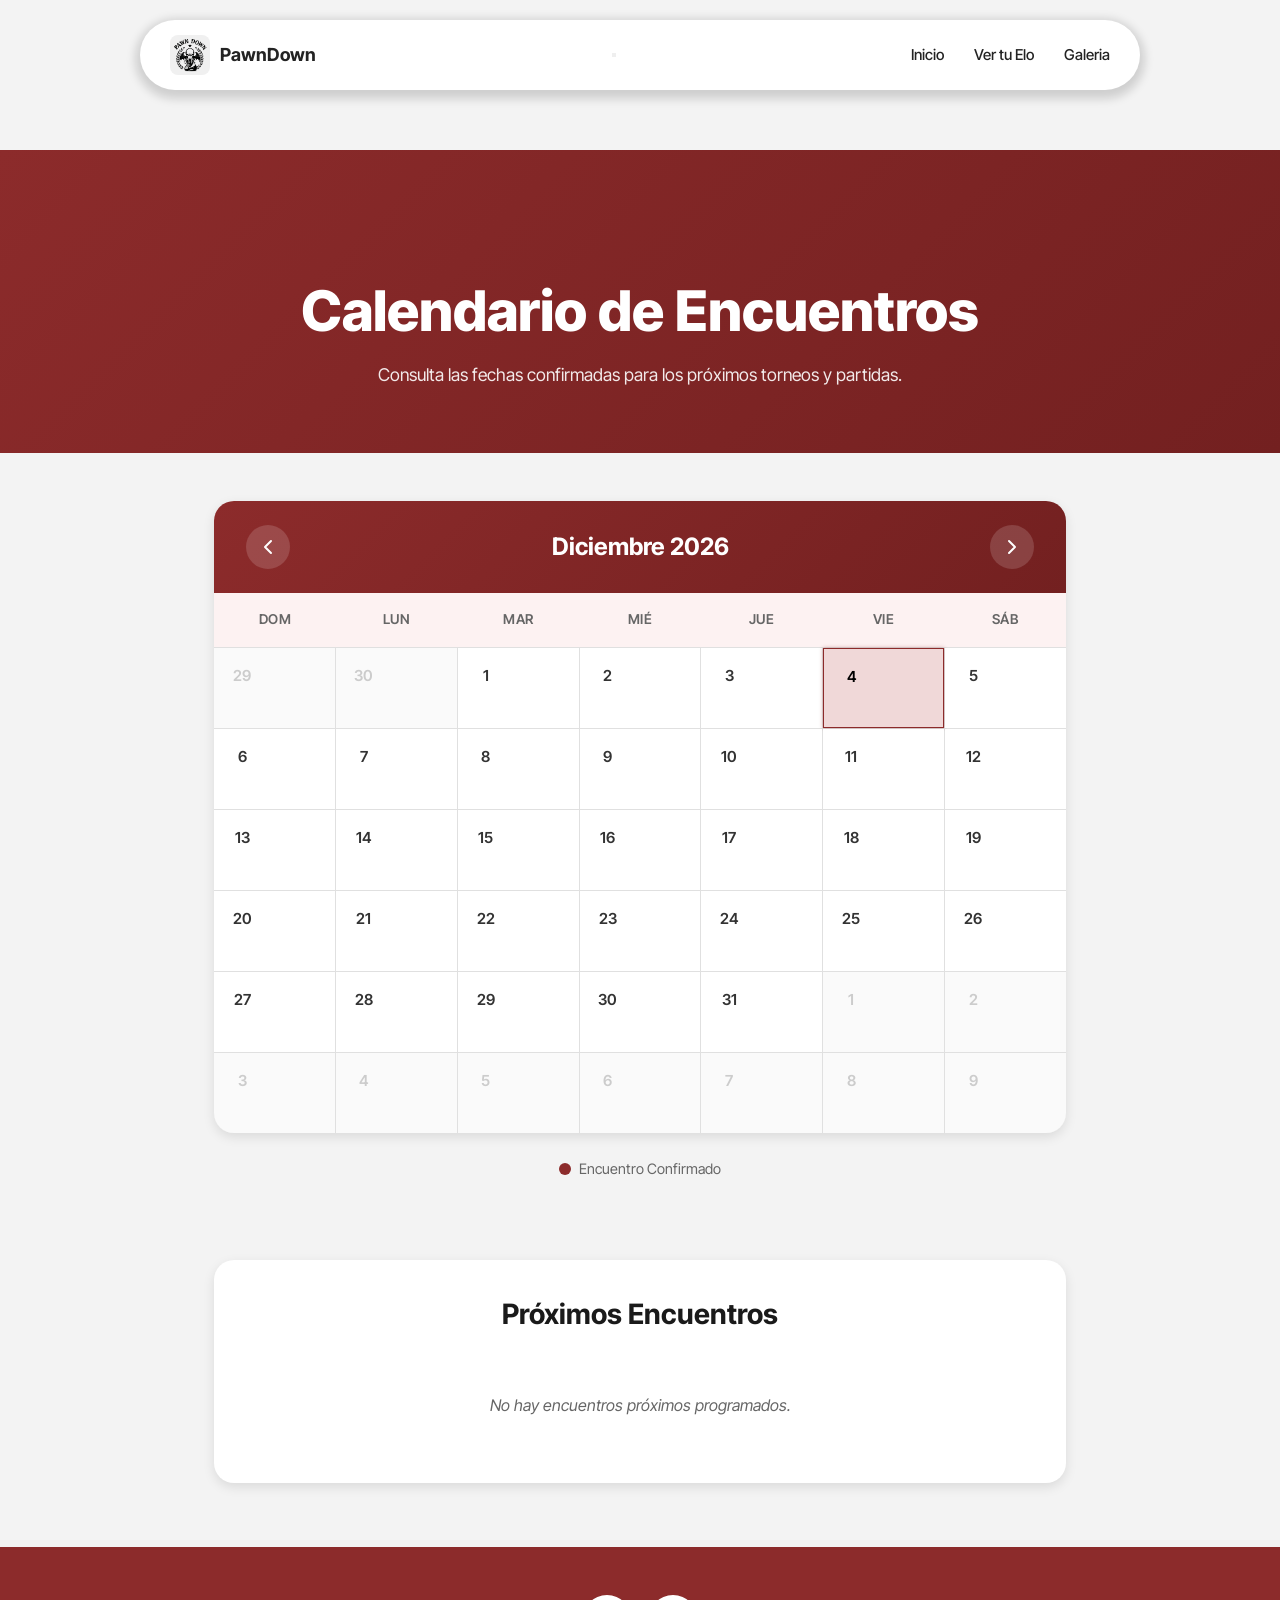
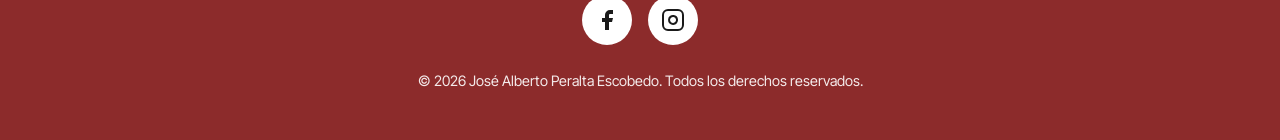
<file: calendario.html>
<!DOCTYPE html>
<html lang="es">
<head>
    <meta charset="UTF-8">
    <meta name="viewport" content="width=device-width, initial-scale=1.0">
    <title>Calendario - PawnDown</title>
    <link rel="preconnect" href="https://fonts.googleapis.com">
    <link rel="preconnect" href="https://fonts.gstatic.com" crossorigin>
    <link href="https://fonts.googleapis.com/css2?family=Inter+Tight:wght@400;500;600;700;800&display=swap" rel="stylesheet">
    <link rel="stylesheet" href="css/calendario.css">
</head>
<body>
    <!-- Navigation -->
    <nav class="navbar animate-fade-in">
        <a href="index.html" class="navbar-brand">
            <div class="navbar-logo">
                <img src="images/logo.png" alt="Logo Pawn Down" class="logo">
            </div>
            <span class="navbar-caption">PawnDown</span>
        </a>
        <button class="nav-toggle" id="navToggle">
                <span></span>
                <span></span>
                <span></span>
        </button>
        <ul class="nav-links">
            <li><a href="index.html">Inicio</a></li>
            <li><a href="tabla.html">Ver tu Elo</a></li>
            <li><a href="galeria.html">Galeria</a></li>
        </ul>
        <div class="hamburger" onclick="toggleMenu()">
            <span></span>
            <span></span>
        </div>
    </nav>

    <!-- Mobile Menu -->
    <div class="mobile-menu" id="mobileMenu">
        <button class="close-menu" onclick="toggleMenu()">&times;</button>
        <a href="index.html" onclick="toggleMenu()">Inicio</a>
        <a href="tabla.html" onclick="toggleMenu()">Ver tu Elo</a>
        <a href="galeria.html" onclick="toggleMenu()">Galeria</a>
    </div>

    <!-- Hero Section -->
    <section class="hero" >
        <div class="hero-content">
            <h1 class="hero-title">Calendario de Encuentros</h1>
            <p class="hero-subtitle">Consulta las fechas confirmadas para los próximos torneos y partidas.</p>
        </div>
    </section >

    <!-- Calendar Section -->
    <section class="calendar-section" id="calendarstart">
        <div class="calendar-container">
            <!-- Calendar Header -->
            <div class="calendar-header">
                <button class="calendar-nav-btn" id="prevMonth">
                    <svg xmlns="http://www.w3.org/2000/svg" width="24" height="24" viewBox="0 0 24 24" fill="none" stroke="currentColor" stroke-width="2" stroke-linecap="round" stroke-linejoin="round"><polyline points="15 18 9 12 15 6"></polyline></svg>
                </button>
                <h2 class="calendar-month" id="currentMonth">Marzo 2026</h2>
                <button class="calendar-nav-btn" id="nextMonth">
                    <svg xmlns="http://www.w3.org/2000/svg" width="24" height="24" viewBox="0 0 24 24" fill="none" stroke="currentColor" stroke-width="2" stroke-linecap="round" stroke-linejoin="round"><polyline points="9 18 15 12 9 6"></polyline></svg>
                </button>
            </div>

            <!-- Calendar Days Header -->
            <div class="calendar-days-header">
                <div class="day-name">Dom</div>
                <div class="day-name">Lun</div>
                <div class="day-name">Mar</div>
                <div class="day-name">Mié</div>
                <div class="day-name">Jue</div>
                <div class="day-name">Vie</div>
                <div class="day-name">Sáb</div>
            </div>

            <!-- Calendar Grid -->
            <div class="calendar-grid" id="calendarGrid">
                <!-- Days will be generated by JavaScript -->
            </div>
        </div>

        <!-- Legend -->
        <div class="legend">
            <div class="legend-item">
                <span class="legend-dot confirmed"></span>
                <span>Encuentro Confirmado</span>
            </div>
            <!--<div class="legend-item">
                <span class="legend-dot today"></span>
                <span>Hoy</span>
            </div>-->
        </div>
    </section>

    <!-- Events Section -->
    <section class="events-section">
        <div class="events-container">
            <h2 class="events-title">Próximos Encuentros</h2>
            <div class="events-list" id="eventsList">
                <!-- Events will be generated by JavaScript -->
            </div>
        </div>
    </section>

    <!-- Footer -->
    <footer class="footer">
        <div class="footer-container">
            <div class="social-links">
                <a href="https://www.facebook.com/profile.php?id=61580158576814" class="social-link">
                    <!-- SVG de Facebook -->
                    <svg xmlns="" width="24" height="24" viewBox="0 0 24 24" fill="currentColor"><path d="M18 2h-3a5 5 0 0 0-5 5v3H7v4h3v8h4v-8h3l1-4h-4V7a1 1 0 0 1 1-1h3z"></path></svg>
                </a>
                <!-- <a href="#" class="social-link">-->
                    <!-- SVG de Twitter -->
                    <!-- <svg xmlns="http://www.w3.org/2000/svg" width="24" height="24" viewBox="0 0 24 24" fill="currentColor"><path d="M18.244 2.25h3.308l-7.227 8.26 8.502 11.24H16.17l-5.214-6.817L4.99 21.75H1.68l7.73-8.835L1.254 2.25H8.08l4.713 6.231zm-1.161 17.52h1.833L7.084 4.126H5.117z"/></svg>
                </a> -->
                <a href="https://www.instagram.com/pawndown_oficial/" class="social-link">
                    <!-- SVG de Instagram -->
                    <svg xmlns="http://www.w3.org/2000/svg" width="24" height="24" viewBox="0 0 24 24" fill="currentColor"><rect x="2" y="2" width="20" height="20" rx="5" ry="5" fill="none" stroke="currentColor" stroke-width="2"></rect><path d="M16 11.37A4 4 0 1 1 12.63 8 4 4 0 0 1 16 11.37z" fill="none" stroke="currentColor" stroke-width="2"></path><line x1="17.5" y1="6.5" x2="17.51" y2="6.5" stroke="currentColor" stroke-width="2"></line></svg>
                </a>
                <!--<a href="#" class="social-link">-->
                    <!-- SVG de TikTok -->
                    <!--<svg xmlns="http://www.w3.org/2000/svg" width="24" height="24" viewBox="0 0 24 24" fill="currentColor"><path d="M19.59 6.69a4.83 4.83 0 0 1-3.77-4.25V2h-3.45v13.67a2.89 2.89 0 0 1-5.2 1.74 2.89 2.89 0 0 1 2.31-4.64 2.93 2.93 0 0 1 .88.13V9.4a6.84 6.84 0 0 0-1-.05A6.33 6.33 0 0 0 5 20.1a6.34 6.34 0 0 0 10.86-4.43v-7a8.16 8.16 0 0 0 4.77 1.52v-3.4a4.85 4.85 0 0 1-1-.1z"/></svg>
                </a>-->
                <!--<a href="#" class="social-link">-->
                    <!-- SVG de Youtube-->
                    <!--<svg xmlns="http://www.w3.org/2000/svg" width="24" height="24" viewBox="0 0 24 24" fill="currentColor"><path d="M22.54 6.42a2.78 2.78 0 0 0-1.94-2C18.88 4 12 4 12 4s-6.88 0-8.6.46a2.78 2.78 0 0 0-1.94 2A29 29 0 0 0 1 11.75a29 29 0 0 0 .46 5.33A2.78 2.78 0 0 0 3.4 19c1.72.46 8.6.46 8.6.46s6.88 0 8.6-.46a2.78 2.78 0 0 0 1.94-2 29 29 0 0 0 .46-5.25 29 29 0 0 0-.46-5.33z" fill="none" stroke="currentColor" stroke-width="2"></path><polygon points="9.75 15.02 15.5 11.75 9.75 8.48 9.75 15.02" fill="currentColor"></polygon></svg>
                </a>-->
            </div>
            <p class="copyright">© 2026 José Alberto Peralta Escobedo. Todos los derechos reservados.</p>
        </div>
    </footer>

    <!-- Event Modal -->
    <div class="modal" id="eventModal">
        <div class="modal-content">
            <button class="modal-close" id="closeModal">
                <svg xmlns="http://www.w3.org/2000/svg" width="24" height="24" viewBox="0 0 24 24" fill="none" stroke="currentColor" stroke-width="2" stroke-linecap="round" stroke-linejoin="round"><line x1="18" y1="6" x2="6" y2="18"></line><line x1="6" y1="6" x2="18" y2="18"></line></svg>
            </button>
            <h3 class="modal-title" id="modalTitle">Detalles del Encuentro</h3>
            <div class="modal-body" id="modalBody">
                <!-- Event details will be inserted here -->
            </div>
        </div>
    </div>

    <script src="js/calendario.js?v=1"></script>
</body>
</html>
</file>
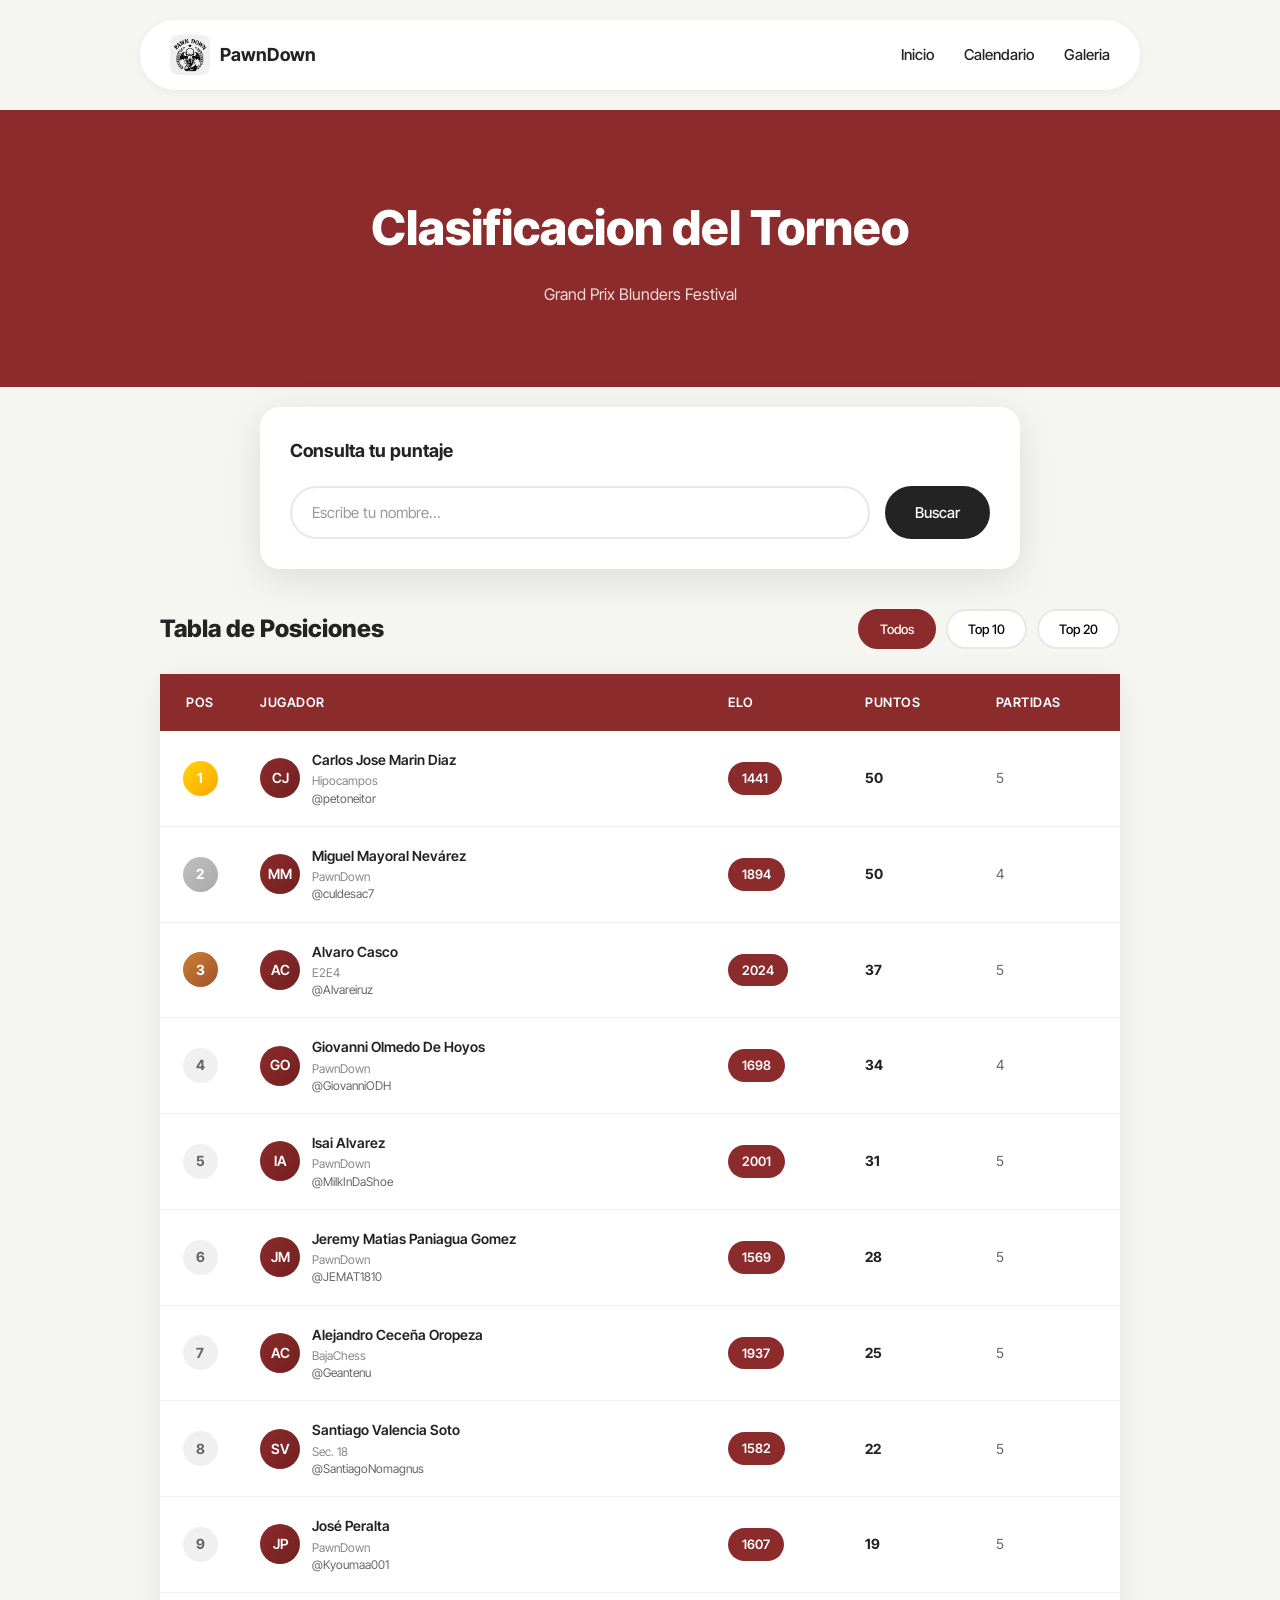
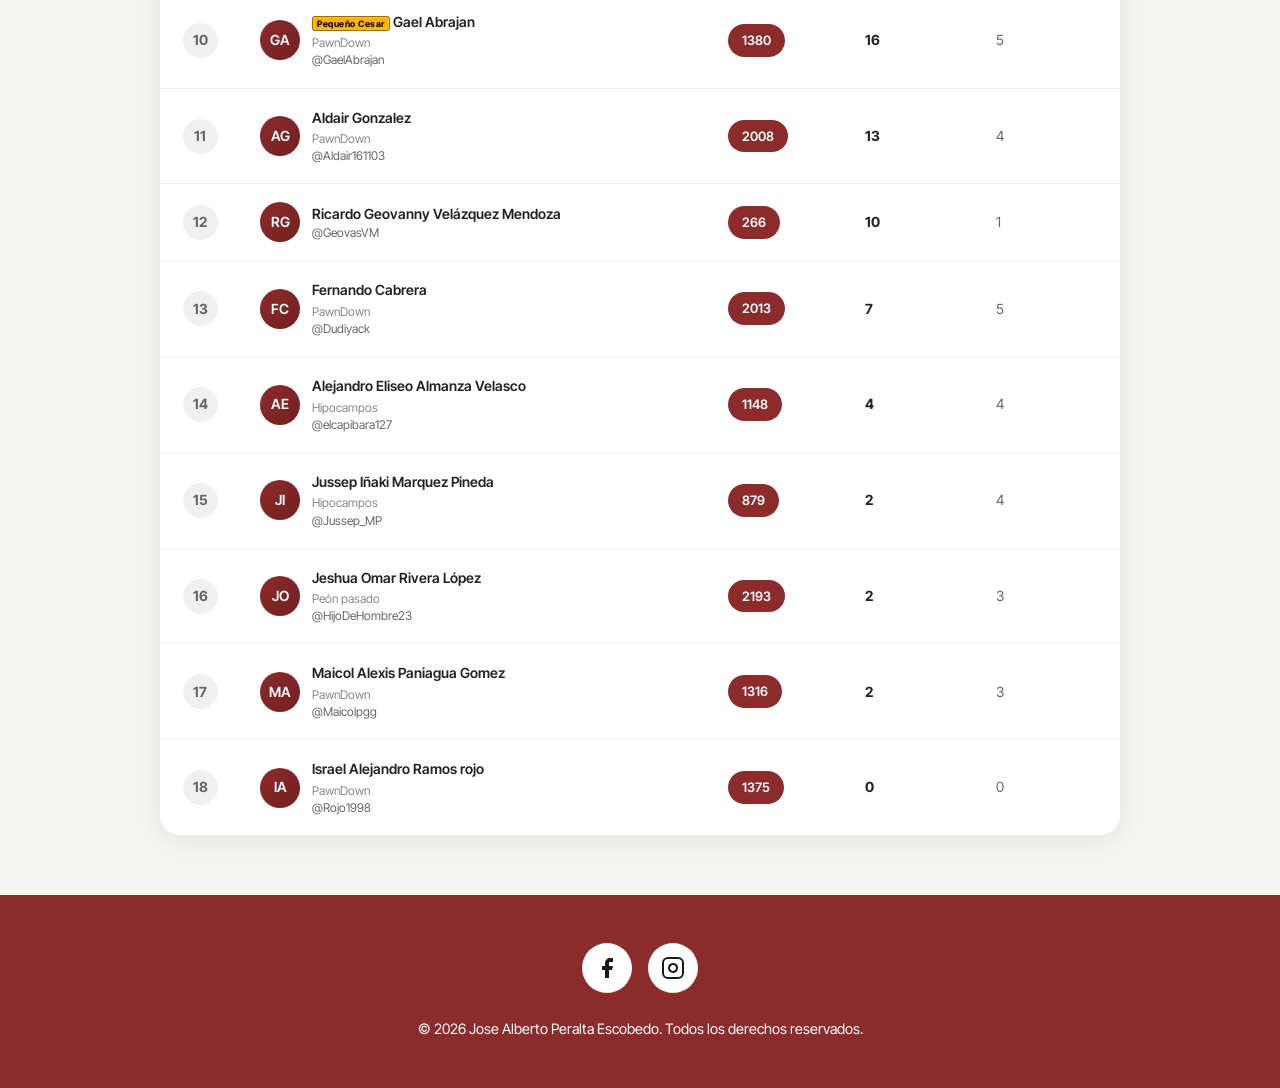
<file: tabla.html>
<!DOCTYPE html>
<html lang="es">
<head>
  <meta charset="UTF-8">
  <meta name="viewport" content="width=device-width, initial-scale=1.0">
  <title>Clasificación - Grand Prix PawnDown</title>
  <link rel="preconnect" href="https://fonts.googleapis.com">
  <link rel="preconnect" href="https://fonts.gstatic.com" crossorigin>
  <link href="https://fonts.googleapis.com/css2?family=Inter+Tight:wght@400;500;600;700;800&display=swap" rel="stylesheet">
  <link rel="stylesheet" href="css/tabla.css">
  
</head>
<body>
  <!-- Navigation -->
  <nav class="navbar animate-fade-in">
    <a href="index.html" class="navbar-brand">
      <div class="navbar-logo">
        <img src="images/logo.png" alt="Logo Pawn Down" width="40px" height="40px">
      </div>
      <span class="navbar-caption">PawnDown</span>
    </a>
    <ul class="nav-links">
      <li><a href="index.html">Inicio</a></li>
      <li><a href="calendario.html">Calendario</a></li>
      <li><a href="galeria.html">Galeria</a></li>
    </ul>
    <div class="hamburger" onclick="toggleMenu()">
      <span></span>
      <span></span>
    </div>
  </nav>

  <!-- Mobile Menu -->
  <div class="mobile-menu" id="mobileMenu">
    <button class="close-menu" onclick="toggleMenu()">&times;</button>
    <a href="index.html" onclick="toggleMenu()">Inicio</a>
    <a href="calendario.html" onclick="toggleMenu()">Calendario</a>
    <a href="galeria.html" onclick="toggleMenu()">Galeria</a>
  </div>

  <!-- Page Header -->
  <header class="page-header">
    <h1 class="animate-fade-in">Clasificacion del Torneo</h1>
    <p class="animate-fade-in delay-1">Grand Prix Blunders Festival</p>
  </header>

  <!-- Search Section -->
  <section class="search-section animate-fade-in delay-2">
    <div class="search-card">
      <h3 id="table-positions">Consulta tu puntaje</h3>
      <div class="search-form">
        <input type="text" class="search-input" id="searchInput" placeholder="Escribe tu nombre..." autocomplete="off">
        <button class="btn btn-primary" onclick="searchPlayer()">Buscar</button>
      </div>
      <div class="result-card" id="resultCard">
        <div class="result-header">
          <div class="result-avatar" id="resultAvatar">JD</div>
          <div>
            <div class="result-name" id="resultName">Juan Dominguez</div>
            <div class="result-user" id="resultUser">@usuario</div>
            <div style="opacity: 0.8; font-size: 14px;" id="resultClub">Club Ensenada</div>
          </div>
        </div>
        <div class="result-stats">
          <div class="stat-item">
            <div class="stat-value" id="resultPosition">#3</div>
            <div class="stat-label">Posicion</div>
          </div>
          <div class="stat-item">
            <div class="stat-value" id="resultElo">1850</div>
            <div class="stat-label">Elo</div>
          </div>
          <div class="stat-item">
            <div class="stat-value" id="resultPoints">7.5</div>
            <div class="stat-label">Puntos</div>
          </div>
          <div class="stat-item">
            <div class="stat-value" id="resultGames">9</div>
            <div class="stat-label">Partidas</div>
          </div>
        </div>
      </div>
    </div>
  </section>

  <!-- Table Section -->
  <section class="table-section" >
    <div class="table-header">
      <h2 > Tabla de Posiciones</h2>
      <div class="table-filters">
        <button class="filter-btn active" onclick="filterTable('all', this)">Todos</button>
        <button class="filter-btn" onclick="filterTable('top10', this)">Top 10</button>
        <button class="filter-btn" onclick="filterTable('top20', this)">Top 20</button>
      </div>
    </div>
    <div class="table-container">
      <table class="ranking-table" >
        <thead>
          <tr>
            <th>Pos</th>
            <th>Jugador</th>
            <th>Elo</th>
            <th>Puntos</th>
            <th>Partidas</th>
          </tr>
        </thead>
        <tbody id="tableBody">
          <!-- Dynamic content will be inserted here -->
        </tbody>
      </table>
    </div>
  </section>

  <!-- Footer -->
  <footer class="footer">
    <div class="social-links">
                <a href="https://www.facebook.com/profile.php?id=61580158576814" class="social-link">
                    <!-- SVG de Facebook -->
                    <svg xmlns="" width="24" height="24" viewBox="0 0 24 24" fill="currentColor"><path d="M18 2h-3a5 5 0 0 0-5 5v3H7v4h3v8h4v-8h3l1-4h-4V7a1 1 0 0 1 1-1h3z"></path></svg>
                </a>
                <!-- <a href="#" class="social-link">-->
                    <!-- SVG de Twitter -->
                    <!-- <svg xmlns="http://www.w3.org/2000/svg" width="24" height="24" viewBox="0 0 24 24" fill="currentColor"><path d="M18.244 2.25h3.308l-7.227 8.26 8.502 11.24H16.17l-5.214-6.817L4.99 21.75H1.68l7.73-8.835L1.254 2.25H8.08l4.713 6.231zm-1.161 17.52h1.833L7.084 4.126H5.117z"/></svg>
                </a> -->
                <a href="https://www.instagram.com/pawndown_oficial/" class="social-link">
                    <!-- SVG de Instagram -->
                    <svg xmlns="http://www.w3.org/2000/svg" width="24" height="24" viewBox="0 0 24 24" fill="currentColor"><rect x="2" y="2" width="20" height="20" rx="5" ry="5" fill="none" stroke="currentColor" stroke-width="2"></rect><path d="M16 11.37A4 4 0 1 1 12.63 8 4 4 0 0 1 16 11.37z" fill="none" stroke="currentColor" stroke-width="2"></path><line x1="17.5" y1="6.5" x2="17.51" y2="6.5" stroke="currentColor" stroke-width="2"></line></svg>
                </a>
                <!--<a href="#" class="social-link">-->
                    <!-- SVG de TikTok -->
                    <!--<svg xmlns="http://www.w3.org/2000/svg" width="24" height="24" viewBox="0 0 24 24" fill="currentColor"><path d="M19.59 6.69a4.83 4.83 0 0 1-3.77-4.25V2h-3.45v13.67a2.89 2.89 0 0 1-5.2 1.74 2.89 2.89 0 0 1 2.31-4.64 2.93 2.93 0 0 1 .88.13V9.4a6.84 6.84 0 0 0-1-.05A6.33 6.33 0 0 0 5 20.1a6.34 6.34 0 0 0 10.86-4.43v-7a8.16 8.16 0 0 0 4.77 1.52v-3.4a4.85 4.85 0 0 1-1-.1z"/></svg>
                </a>-->
                <!--<a href="#" class="social-link">-->
                    <!-- SVG de Youtube-->
                    <!--<svg xmlns="http://www.w3.org/2000/svg" width="24" height="24" viewBox="0 0 24 24" fill="currentColor"><path d="M22.54 6.42a2.78 2.78 0 0 0-1.94-2C18.88 4 12 4 12 4s-6.88 0-8.6.46a2.78 2.78 0 0 0-1.94 2A29 29 0 0 0 1 11.75a29 29 0 0 0 .46 5.33A2.78 2.78 0 0 0 3.4 19c1.72.46 8.6.46 8.6.46s6.88 0 8.6-.46a2.78 2.78 0 0 0 1.94-2 29 29 0 0 0 .46-5.25 29 29 0 0 0-.46-5.33z" fill="none" stroke="currentColor" stroke-width="2"></path><polygon points="9.75 15.02 15.5 11.75 9.75 8.48 9.75 15.02" fill="currentColor"></polygon></svg>
                </a>-->
            </div>
    <p class="footer-copyright"> 
      © 2026 Jose Alberto Peralta Escobedo. Todos los derechos reservados.
    </p>
  </footer>
  <script src="js/tabla.js?v=0"></script>
</body>
</html>
</file>
<file: css/calendario.css>
/* Reset and Base Styles */
*,
*::before,
*::after {
    box-sizing: border-box;
    margin: 0;
    padding: 0;
}
#calendarstart {
  scroll-margin-top: 50px; /* o el alto de tu navbar */
}
:root {
    --color-primary: #8C2B2B;          /* antes #296159 */
    --color-primary-dark: #732020;     /* antes #1d4a44 */
    --color-primary-light: #E57373;    /* antes #3a7d73 */
    --color-background: #f3f3f3;
    --color-background-cards: #fdf2f2;          /* antes #f5f5f2 */
    --color-white: #ffffff;
    --color-black: #1a1a1a;
    --color-text: #333333;
    --color-text-light: #666666;
    --color-border: #e0e0e0;
    --color-accent: #f7f7f7;           /* antes #d0985d */
    --font-family: 'Inter Tight', -apple-system, BlinkMacSystemFont, 'Segoe UI', Roboto, sans-serif;
    --shadow-sm: 0 2px 4px rgba(0, 0, 0, 0.05);
    --shadow-md: 0 4px 12px rgba(0, 0, 0, 0.1);
    --shadow-lg: 0 8px 24px rgba(0, 0, 0, 0.15);
    --radius-sm: 8px;
    --radius-md: 12px;
    --radius-lg: 20px;
    --radius-full: 9999px;
    --transition: all 0.3s ease;
}

html {
    scroll-behavior: smooth;
}

body {
    font-family: var(--font-family);
    background-color: var(--color-background);
    color: var(--color-text);
    line-height: 1.6;
    min-height: 100vh;
}

/* Navigation */
.navbar {
    background: #fff;
    padding: 15px 30px;
    border-radius: 50px;
    margin: 20px auto;
    max-width: 1000px;
    display: flex;
    justify-content: space-between;
    align-items: center;
    box-shadow: 0 4px 10px 5px rgba(0,0,0,0.15);
    position: sticky;
    top: 20px;
    z-index: 1000;

}

.navbar-brand {
    display: flex;
    align-items: center;
    gap: 10px;
    text-decoration: none;
    color: #232323;
}

.navbar-logo {
    width: 40px;
    height: 40px;
    background: #f0f0f0;
    border-radius: 8px;
    display: flex;
    align-items: center;
    justify-content: center;
    overflow: hidden;
}

.navbar-logo img {
    width: 100%;
    height: 100%;
    object-fit: cover;
}

.navbar-caption {
    font-weight: 700;
    font-size: 18px;
}

.nav-links {
    display: flex;
    gap: 30px;
    list-style: none;
}

.nav-links a {
    text-decoration: none;
    color: #232323;
    font-size: 15px;
    font-weight: 500;
    transition: color 0.3s;
}

.nav-links a:hover {
    color: #A83232;
}

.hamburger {
  display: none;
  flex-direction: column;
  gap: 5px;
  cursor: pointer;
  padding: 5px;
}

.hamburger span {
  width: 25px;
  height: 2px;
  background: #232323;
  transition: all 0.3s;
}


/* Hero Section */
.hero {
    background: linear-gradient(135deg, var(--color-primary) 0%, var(--color-primary-dark) 100%);
    padding: 8rem 1.5rem 4rem;
    text-align: center;
    margin-top: 60px;
}

.hero-content {
    max-width: 800px;
    margin: 0 auto;
}

.hero-title {
    font-size: clamp(2rem, 5vw, 3.5rem);
    font-weight: 800;
    color: var(--color-white);
    margin-bottom: 1rem;
    line-height: 1.2;
}

.hero-subtitle {
    font-size: 1.1rem;
    color: rgba(255, 255, 255, 0.9);
    max-width: 600px;
    margin: 0 auto;
}

/* Calendar Section */
.calendar-section {
    padding: 3rem 1.5rem;
    max-width: 900px;
    margin: 0 auto;
}

.calendar-container {
    background-color: var(--color-white);
    border-radius: var(--radius-lg);
    box-shadow: var(--shadow-md);
    overflow: hidden;
}

.calendar-header {
    display: flex;
    justify-content: space-between;
    align-items: center;
    padding: 1.5rem 2rem;
    background: linear-gradient(135deg, var(--color-primary) 0%, var(--color-primary-dark) 100%);
}

.calendar-month {
    font-size: 1.5rem;
    font-weight: 700;
    color: var(--color-white);
}

.calendar-nav-btn {
    background: rgba(255, 255, 255, 0.15);
    border: none;
    border-radius: var(--radius-full);
    width: 44px;
    height: 44px;
    display: flex;
    align-items: center;
    justify-content: center;
    cursor: pointer;
    transition: var(--transition);
    color: var(--color-white);
}

.calendar-nav-btn:hover {
    background: rgba(255, 255, 255, 0.25);
    transform: scale(1.05);
}

.calendar-days-header {
    display: grid;
    grid-template-columns: repeat(7, 1fr);
    background-color: var(--color-background-cards);
    border-bottom: 1px solid var(--color-border);
}

.day-name {
    padding: 1rem 0.5rem;
    text-align: center;
    font-weight: 600;
    font-size: 0.85rem;
    color: var(--color-text-light);
    text-transform: uppercase;
    letter-spacing: 0.5px;
}

.calendar-grid {
    display: grid;
    grid-template-columns: repeat(7, 1fr);
    gap: 1px;
    background-color: var(--color-border);
}

.calendar-day {
    background-color: var(--color-white);
    min-height: 80px;
    padding: 0.75rem;
    cursor: pointer;
    transition: var(--transition);
    position: relative;
    max-width: 121px;
}

.calendar-day:hover {
    background-color: var(--color-background-cards);
}

.calendar-day.other-month {
    background-color: #fafafa;
}

.calendar-day.other-month .day-number {
    color: #ccc;
}

.calendar-day.today {
    background-color: #f0d8d8;       /* fondo claro rojizo */
    border: 1px solid #8C2B2B;       /* borde borgoña para destacar */
    box-shadow: 0 0 4px rgba(140, 43, 43, 0.4); /* sombra suave */
}

.calendar-day.today .day-number {
    color:  #000000;
}

.calendar-day.has-event {
    cursor: pointer;
}

.calendar-day.has-event:hover {
    background-color: #e8f5f3;
}

.day-number {
    font-size: 0.95rem;
    font-weight: 600;
    color: var(--color-text);
    width: 32px;
    height: 32px;
    display: flex;
    align-items: center;
    justify-content: center;
    border-radius: var(--radius-full);
}

.event-indicator {
    position: absolute;
    bottom: 8px;
    left: 50%;
    transform: translateX(-50%);
    display: flex;
    gap: 4px;
}

.event-dot {
    width: 8px;
    height: 8px;
    border-radius: var(--radius-full);
    background-color: var(--color-primary);
}

.event-preview {
    margin-top: 0.5rem;
    font-size: 0.7rem;
    color: var(--color-white);
    background-color: var(--color-primary);
    padding: 0.25rem 0.5rem;
    border-radius: var(--radius-sm);
    overflow: hidden;
    text-overflow: ellipsis;
    white-space: nowrap;
}

/* Legend */
.legend {
    display: flex;
    justify-content: center;
    gap: 2rem;
    margin-top: 1.5rem;
    flex-wrap: wrap;
}

.legend-item {
    display: flex;
    align-items: center;
    gap: 0.5rem;
    font-size: 0.9rem;
    color: var(--color-text-light);
}

.legend-dot {
    width: 12px;
    height: 12px;
    border-radius: var(--radius-full);
}

.legend-dot.confirmed {
    background-color: var(--color-primary);
}

.legend-dot.today {
    background-color: var(--color-accent);
}

/* Events Section */
.events-section {
    padding: 2rem 1.5rem 4rem;
    max-width: 900px;
    margin: 0 auto;
}

.events-container {
    background-color: var(--color-white);
    border-radius: var(--radius-lg);
    box-shadow: var(--shadow-md);
    padding: 2rem;
}

.events-title {
    font-size: 1.75rem;
    font-weight: 700;
    color: var(--color-black);
    margin-bottom: 1.5rem;
    text-align: center;
}

.events-list {
    display: flex;
    flex-direction: column;
    gap: 1rem;
}

.event-card {
    display: flex;
    align-items: flex-start;
    gap: 1.25rem;
    padding: 1.25rem;
    background-color: var(--color-background-cards);
    border-radius: var(--radius-md);
    transition: var(--transition);
    cursor: pointer;
    border-left: 4px solid var(--color-primary);
}

.event-card:hover {
    transform: translateX(8px);
    box-shadow: var(--shadow-sm);
}

.event-date {
    display: flex;
    flex-direction: column;
    align-items: center;
    justify-content: center;
    min-width: 60px;
    padding: 0.75rem;
    background-color: var(--color-primary);
    border-radius: var(--radius-sm);
    color: var(--color-white);
}

.event-date-day {
    font-size: 1.5rem;
    font-weight: 800;
    line-height: 1;
}

.event-date-month {
    font-size: 0.75rem;
    text-transform: uppercase;
    letter-spacing: 0.5px;
    margin-top: 0.25rem;
}

.event-info {
    flex: 1;
}

.event-name {
    font-size: 1.1rem;
    font-weight: 600;
    color: var(--color-black);
    margin-bottom: 0.25rem;
}

.event-description {
    font-size: 0.9rem;
    color: var(--color-text-light);
    margin-bottom: 0.5rem;
}

.event-time {
    font-size: 0.85rem;
    color: var(--color-primary);
    font-weight: 500;
    display: flex;
    align-items: center;
    gap: 0.5rem;
}

.event-time svg {
    width: 16px;
    height: 16px;
}

.no-events {
    text-align: center;
    padding: 2rem;
    color: var(--color-text-light);
    font-style: italic;
}

/* Footer */
.footer {
    background-color: var(--color-primary);
    padding: 3rem 1.5rem;
    text-align: center;
}

.footer-container {
    max-width: 800px;
    margin: 0 auto;
}

.social-links {
    display: flex;
    justify-content: center;
    gap: 1rem;
    margin-bottom: 1.5rem;
}

.social-link {
    width: 50px;
    height: 50px;
    display: flex;
    align-items: center;
    justify-content: center;
    background-color: var(--color-white);
    border-radius: var(--radius-full);
    color: var(--color-black);
    transition: var(--transition);
}

.social-link:hover {
    transform: translateY(-3px);
    box-shadow: var(--shadow-md);
}

.social-link svg {
    width: 24px;
    height: 24px;
}

.copyright {
    color: rgba(255, 255, 255, 0.9);
    font-size: 0.9rem;
}

/* Mobile Menu */
.mobile-menu {
  display: none;
  position: fixed;
  top: 0;
  left: 0;
  width: 100%;
  height: 100%;
  background: #fff;
  z-index:2000;
  padding: 80px 30px;
  flex-direction: column;
  gap: 30px;
}

.mobile-menu.active {
  display: flex;
}

.mobile-menu a {
  font-size: 24px;
  font-weight: 600;
  color: #232323;
  text-decoration: none;
}

.close-menu {
  position: absolute;
  top: 25px;
  right: 30px;
  font-size: 30px;
  cursor: pointer;
  background: none;
  border: none;
}


/* Modal */
.modal {
    display: none;
    position: fixed;
    top: 0;
    left: 0;
    width: 100%;
    height: 100%;
    background-color: rgba(0, 0, 0, 0.5);
    z-index: 2000;
    justify-content: center;
    align-items: center;
    padding: 1.5rem;
    opacity: 0;
    transition: opacity 0.3s ease;
}

.modal.active {
    display: flex;
    opacity: 1;
}

.modal-content {
    background-color: var(--color-white);
    border-radius: var(--radius-lg);
    max-width: 500px;
    width: 100%;
    padding: 2rem;
    position: relative;
    transform: scale(0.9);
    transition: transform 0.3s ease;
}

.modal.active .modal-content {
    transform: scale(1);
}

.modal-close {
    position: absolute;
    top: 1rem;
    right: 1rem;
    background: none;
    border: none;
    cursor: pointer;
    color: var(--color-text-light);
    transition: var(--transition);
}

.modal-close:hover {
    color: var(--color-black);
}

.modal-title {
    font-size: 1.5rem;
    font-weight: 700;
    color: var(--color-black);
    margin-bottom: 1.5rem;
    padding-right: 2rem;
}

.modal-body {
    color: var(--color-text);
}

.modal-event-date {
    display: flex;
    align-items: center;
    gap: 0.75rem;
    margin-bottom: 1rem;
    padding: 1rem;
    background-color: var(--color-background);
    border-radius: var(--radius-sm);
}

.modal-event-date svg {
    color: var(--color-primary);
}

.modal-event-time {
    display: flex;
    align-items: center;
    gap: 0.75rem;
    margin-bottom: 1rem;
    padding: 1rem;
    background-color: var(--color-background);
    border-radius: var(--radius-sm);
}

.modal-event-time svg {
    color: var(--color-primary);
}

.modal-event-description {
    margin-top: 1rem;
    line-height: 1.7;
}

.modal-event-location {
    display: flex;
    align-items: center;
    gap: 0.75rem;
    margin-bottom: 1rem;
    padding: 1rem;
    background-color: var(--color-background);
    border-radius: var(--radius-sm);
}

.modal-event-location svg {
    color: var(--color-primary);
}

/* Responsive Design */
@media (max-width: 768px) {
    .nav-links {
        display: none;
        position: absolute;
        top: 100%;
        left: 0;
        right: 0;
        background-color: var(--color-white);
        flex-direction: column;
        padding: 1rem 1.5rem;
        gap: 0.5rem;
        box-shadow: var(--shadow-md);
    }

    .nav-links.active {
        display: flex;
    }

    .nav-links li {
        padding: 0.75rem 0;
        border-bottom: 1px solid var(--color-border);
    }

    .nav-links li:last-child {
        border-bottom: none;
    }

    .nav-toggle {
        display: flex;
    }

    .nav-toggle.active span:nth-child(1) {
        transform: rotate(45deg) translate(5px, 5px);
    }

    .nav-toggle.active span:nth-child(2) {
        opacity: 0;
    }

    .nav-toggle.active span:nth-child(3) {
        transform: rotate(-45deg) translate(5px, -5px);
    }

    .hamburger {
    display: flex;
    }
    
    .hero {
        padding: 6rem 1rem 3rem;
    }

    .calendar-section {
        padding: 2rem 1rem;
    }

    .calendar-header {
        padding: 1rem;
    }

    .calendar-month {
        font-size: 1.2rem;
    }

    .calendar-nav-btn {
        width: 36px;
        height: 36px;
    }

    .day-name {
        padding: 0.75rem 0.25rem;
        font-size: 0.75rem;
    }

    .calendar-day {
        min-height: 60px;
        padding: 0.5rem;
    }

    .day-number {
        font-size: 0.85rem;
        width: 28px;
        height: 28px;
    }

    .event-preview {
        display: none;
    }

    .legend {
        gap: 1rem;
    }

    .events-section {
        padding: 1.5rem 1rem 3rem;
    }

    .events-container {
        padding: 1.5rem;
    }

    .events-title {
        font-size: 1.4rem;
    }

    .event-card {
        flex-direction: column;
        gap: 1rem;
    }

    .event-date {
        flex-direction: row;
        gap: 0.5rem;
        width: fit-content;
    }

    .event-date-month {
        margin-top: 0;
    }
}

@media (max-width: 480px) {
    .hero-title {
        font-size: 1.75rem;
    }

    .hero-subtitle {
        font-size: 1rem;
    }

    .calendar-day {
        min-height: 50px;
        padding: 0.35rem;

    }

    .day-number {
        font-size: 0.8rem;
        width: 24px;
        height: 24px;
    }

    .event-dot {
        width: 6px;
        height: 6px;
    }
}

/* Animations */
@keyframes fadeIn {
    from {
        opacity: 0;
        transform: translateY(10px);
    }
    to {
        opacity: 1;
        transform: translateY(0);
    }
}

.calendar-day {
    animation: fadeIn 0.3s ease forwards;
}

.event-card {
    animation: fadeIn 0.4s ease forwards;
}

.event-card:nth-child(1) { animation-delay: 0.1s; }
.event-card:nth-child(2) { animation-delay: 0.2s; }
.event-card:nth-child(3) { animation-delay: 0.3s; }
.event-card:nth-child(4) { animation-delay: 0.4s; }
.event-card:nth-child(5) { animation-delay: 0.5s; }
</file>
<file: css/tabla.css>
:root{
    --color-primary: #8C2B2B;          /* antes #296159 */
    --color-primary-dark: #732020;     /* antes #1d4a44 */
    --color-primary-light: #E57373;    /* antes #3a7d73 */
    --color-background: #fdf2f2;       /* antes #f5f5f2 */
    --color-white: #ffffff;
    --color-black: #1a1a1a;
    --color-text: #333333;
    --color-text-light: #666666;
    --color-border: #e0e0e0;
    --color-accent: #f7f7f7;           /* antes #d0985d */
    --font-family: 'Inter Tight', -apple-system, BlinkMacSystemFont, 'Segoe UI', Roboto, sans-serif;
    --shadow-sm: 0 2px 4px rgba(0, 0, 0, 0.05);
    --shadow-md: 0 4px 12px rgba(0, 0, 0, 0.1);
    --shadow-lg: 0 8px 24px rgba(0, 0, 0, 0.15);
    --radius-sm: 8px;
    --radius-md: 12px;
    --radius-lg: 20px;
    --radius-full: 9999px;
    --transition: all 0.3s ease;
   }
   * {
      margin: 0;
      padding: 0;
      box-sizing: border-box;
    }

    html {
      scroll-behavior: smooth;
    }

    body {
      font-family: 'Inter Tight', sans-serif;
      background-color: #f5f5f2;
      color: #232323;
      line-height: 1.6;
      overflow-x: hidden;
      min-height: 100vh;
    }

    /* Animations */
    @keyframes fadeIn {
      from {
        opacity: 0;
        transform: translateY(20px);
      }
      to {
        opacity: 1;
        transform: translateY(0);
      }
    }

    @keyframes slideIn {
      from {
        opacity: 0;
        transform: translateX(-20px);
      }
      to {
        opacity: 1;
        transform: translateX(0);
      }
    }

    .animate-fade-in {
      animation: fadeIn 0.8s ease forwards;
    }

    .delay-1 { animation-delay: 0.1s; }
    .delay-2 { animation-delay: 0.2s; }
    .delay-3 { animation-delay: 0.3s; }

    /* Container */
    .container {
      max-width: 1200px;
      margin: 0 auto;
      padding: 0 20px;
    }

    /* Navigation */
    .navbar {
      background: #fff;
      padding: 15px 30px;
      border-radius: 50px;
      margin: 20px auto;
      max-width: 1000px;
      display: flex;
      justify-content: space-between;
      align-items: center;
      box-shadow: 0 2px 10px rgba(0,0,0,0.05);
      position: sticky;
      top: 20px;
      z-index: 1000;
    }

    .navbar-brand {
      display: flex;
      align-items: center;
      gap: 10px;
      text-decoration: none;
      color: #232323;
    }

    .navbar-logo {
      width: 40px;
      height: 40px;
      background: #f0f0f0;
      border-radius: 8px;
      display: flex;
      align-items: center;
      justify-content: center;
      overflow: hidden;
    }

    .navbar-caption {
      font-weight: 700;
      font-size: 18px;
    }

    .nav-links {
      display: flex;
      gap: 30px;
      list-style: none;
    }

    .nav-links a {
      text-decoration: none;
      color: #232323;
      font-size: 15px;
      font-weight: 500;
      transition: color 0.3s;
    }

    .nav-links a:hover,
    .nav-links a.active {
      color: #A83232;
    }

    .hamburger {
      display: none;
      flex-direction: column;
      gap: 5px;
      cursor: pointer;
      padding: 5px;
    }

    .hamburger span {
      width: 25px;
      height: 2px;
      background: #232323;
      transition: all 0.3s;
    }

    /* Page Header */
    .page-header {
      background: #8C2B2B;
      padding: 80px 20px;
      text-align: center;
      margin-bottom: 50px;
    }

    .page-header h1 {
      font-size: clamp(2rem, 5vw, 3rem);
      font-weight: 800;
      color: #fff;
      margin-bottom: 15px;
    }

    .page-header p {
      color: rgba(255,255,255,0.85);
      font-size: 16px;
      max-width: 600px;
      margin: 0 auto;
    }

    /* Search Section */
    .search-section {
      max-width: 800px;
      margin: -30px auto 40px;
      padding: 0 20px;
      position: relative;
      z-index: 10;
    }

    .search-card {
      background: #fff;
      border-radius: 20px;
      padding: 30px;
      box-shadow: 0 10px 40px rgba(0,0,0,0.1);
    }

    .search-card h3 {
      font-size: 18px;
      font-weight: 700;
      margin-bottom: 20px;
      color: #232323;
    }

    .search-form {
      display: flex;
      gap: 15px;
    }

    .search-input {
      flex: 1;
      padding: 15px 20px;
      border: 2px solid #e8e8e5;
      border-radius: 50px;
      font-size: 15px;
      font-family: inherit;
      transition: border-color 0.3s;
      outline: none;
    }

    .search-input:focus {
      border-color: #8C2B2B;
    }

    .search-input::placeholder {
      color: #999;
    }

    .btn {
      display: inline-block;
      padding: 15px 30px;
      border-radius: 50px;
      font-size: 15px;
      font-weight: 500;
      text-decoration: none;
      transition: all 0.3s;
      cursor: pointer;
      border: none;
      font-family: inherit;
    }

    .btn-primary {
      background: #232323;
      color: #fff;
    }

    .btn-primary:hover {
      background: #000;
      transform: translateY(-2px);
    }

    .btn-secondary {
      background: #8C2B2B; /* antes #296159 */
      color: #fff;
    }

    .btn-secondary:hover {
      background: #732020;
    }

    /* Result Card */
    .result-card {
      display: none;
      margin-top: 25px;
      padding: 25px;
      background: linear-gradient(135deg, #8C2B2B 0%, #732020 100%);
      border-radius: 15px;
      color: #fff;
    }

    .result-card.show {
      display: block;
      animation: fadeIn 0.5s ease;
    }

    .result-card.not-found {
      background: linear-gradient(135deg, #dc3545 0%, #c82333 100%);
    }

    .result-header {
      display: flex;
      align-items: center;
      gap: 15px;
      margin-bottom: 20px;
    }

    .result-avatar {
      width: 60px;
      height: 60px;
      background: rgba(255,255,255,0.2);
      border-radius: 50%;
      display: flex;
      align-items: center;
      justify-content: center;
      font-size: 24px;
      font-weight: 700;
    }

    .result-name {
      font-size: 22px;
      font-weight: 700;
    }

    .result-stats {
      display: grid;
      grid-template-columns: repeat(4, 1fr);
      gap: 15px;
    }

    .stat-item {
      background: rgba(255,255,255,0.15);
      padding: 15px;
      border-radius: 10px;
      text-align: center;
    }

    .stat-value {
      font-size: 24px;
      font-weight: 800;
      margin-bottom: 5px;
    }

    .stat-label {
      font-size: 12px;
      opacity: 0.85;
      text-transform: uppercase;
      letter-spacing: 0.5px;
    }

    /* Table Section */
    .table-section {
      max-width: 1000px;
      margin: 0 auto 60px;
      padding: 0 20px;
    }

    .table-header {
      display: flex;
      justify-content: space-between;
      align-items: center;
      margin-bottom: 25px;
      flex-wrap: wrap;
      gap: 15px;
    }

    .table-header h2 {
      font-size: 24px;
      font-weight: 800;
    }

    .table-filters {
      display: flex;
      gap: 10px;
    }

    .filter-btn {
      padding: 10px 20px;
      border: 2px solid #e8e8e5;
      border-radius: 50px;
      background: #fff;
      font-size: 13px;
      font-weight: 500;
      cursor: pointer;
      transition: all 0.3s;
      font-family: inherit;
    }

    .filter-btn:hover,
    .filter-btn.active {
      border-color: #8C2B2B;
      background: #8C2B2B;
      color: #fff;
    }

    .table-container {
      background: #fff;
      border-radius: 20px;
      box-shadow: 0 5px 30px rgba(0,0,0,0.08);
    }

    .ranking-table {
      width: 100%;
      border-collapse: collapse;
    }

    .ranking-table thead {
      background: #8C2B2B;
      color: #fff;
    }

    .ranking-table th {
      padding: 18px 20px;
      text-align: left;
      font-weight: 600;
      font-size: 13px;
      text-transform: uppercase;
      letter-spacing: 0.5px;
    }

    .ranking-table th:first-child {
      width: 80px;
      text-align: center;
    }

    .ranking-table tbody tr {
      border-bottom: 1px solid #f0f0f0;
      transition: background 0.3s;
    }

    .ranking-table tbody tr:hover {
      background: #f9f9f7;
    }

    .ranking-table tbody tr:last-child {
      border-bottom: none;
    }

    .ranking-table td {
      padding: 18px 20px;
      font-size: 14px;
    }

    .ranking-table td:first-child {
      text-align: center;
    }

    .player-title {
      font-size: 0.8rem;
      font-weight: bold;
      background: linear-gradient(180deg, #ff8a00, #e52e71);
      background-clip: text;
      -webkit-background-clip: text; 
      color: transparent;
      -webkit-text-fill-color: transparent;
      -webkit-text-stroke: 0.07px #000;
      text-transform: uppercase;
      letter-spacing: 0.5px;
    }

    .player-title_fake {
      font-size: 0.55rem;
      font-weight: 700;
      padding: 1px 4px;
      border-radius: 3px;
      background: #ffb300; 
      color: #000;
      text-transform: capitalize;
      letter-spacing: 0.5px;
      border: 1px solid rgba(0,0,0,0.4);
      box-shadow: inset 0 0 2px rgba(255,255,255,0.6);
    }
    .player-title_fake_search {
      font-size: 0.85rem;
      font-weight: 700;
      padding: 1px 4px;
      border-radius: 3px;
      background: #ffb300; 
      color: #000;
      text-transform: capitalize;
      letter-spacing: 0.5px;
      border: 1px solid rgba(0,0,0,0.4);
      box-shadow: inset 0 0 2px rgba(255,255,255,0.6);
    }

.player-title-search {
  font-size: 1.4rem;
  font-weight: bold;
  background: linear-gradient(180deg, #ffd65c, #ff9e00);
  background-clip: text;
  -webkit-background-clip: text;
  color: transparent;
  -webkit-text-fill-color: transparent;
  -webkit-text-stroke: 0.07px #000;
  text-transform: uppercase;
  letter-spacing: 0.5px;
}




    .player-username {
      font-size: 0.75rem;
      color: #666;
      margin-top: -2px;
    }

    .position {
      display: inline-flex;
      align-items: center;
      justify-content: center;
      width: 35px;
      height: 35px;
      border-radius: 50%;
      font-weight: 700;
      font-size: 14px;
    }

    .position.gold {
      background: linear-gradient(135deg, #FFD700 0%, #FFA500 100%);
      color: #fff;
    }

    .position.silver {
      background: linear-gradient(135deg, #C0C0C0 0%, #A9A9A9 100%);
      color: #fff;
    }

    .position.bronze {
      background: linear-gradient(135deg, #CD7F32 0%, #A0522D 100%);
      color: #fff;
    }

    .position.normal {
      background: #f0f0f0;
      color: #666;
    }

    .player-info {
      display: flex;
      align-items: center;
      gap: 12px;
    }

    .player-avatar {
      width: 40px;
      height: 40px;
      background: linear-gradient(135deg, #8C2B2B 0%, #732020 100%); /* antes #296159 → #1e4a44 */
      border-radius: 50%;
      display: flex;
      align-items: center;
      justify-content: center;
      color: #fff;
      font-weight: 600;
      font-size: 14px;
    }

    .player-name {
      font-weight: 600;
    }

    .player-club {
      font-size: 12px;
      color: #888;
    }

    .elo-badge {
      display: inline-block;
      padding: 6px 14px;
      background: #8C2B2B;
      color: #fff;
      border-radius: 20px;
      font-weight: 600;
      font-size: 13px;
    }

    .stats-cell {
      color: #666;
    }

    .win { color: #28a745; font-weight: 600; }
    .loss { color: #dc3545; font-weight: 600; }
    .draw { color: #ffc107; font-weight: 600; }

    /* Footer */
.footer {
    background-color: var(--color-primary);
    padding: 3rem 1.5rem;
    text-align: center;
}

.footer-container {
    max-width: 800px;
    margin: 0 auto;
}

.social-links {
    display: flex;
    justify-content: center;
    gap: 1rem;
    margin-bottom: 1.5rem;
}

.social-link {
    width: 50px;
    height: 50px;
    display: flex;
    align-items: center;
    justify-content: center;
    background-color: var(--color-white);
    border-radius: var(--radius-full);
    color: var(--color-black);
    transition: var(--transition);
}

.social-link:hover {
    transform: translateY(-3px);
    box-shadow: var(--shadow-md);
}

.social-link svg {
    width: 24px;
    height: 24px;
}

.copyright {
    color: #ffffff;
    font-size: 0.9rem;

}
.footer-copyright{
  color: #ffffff;
  font-size: 0.9rem;
}
    /* Mobile Menu */
    .mobile-menu {
      display: none;
      position: fixed;
      top: 0;
      left: 0;
      width: 100%;
      height: 100%;
      background: #fff;
      z-index: 999;
      padding: 80px 30px;
      flex-direction: column;
      gap: 30px;
    }

    .mobile-menu.active {
      display: flex;
    }

    .mobile-menu a {
      font-size: 24px;
      font-weight: 600;
      color: #232323;
      text-decoration: none;
    }

    .close-menu {
      position: absolute;
      top: 25px;
      right: 30px;
      font-size: 30px;
      cursor: pointer;
      background: none;
      border: none;
    }

    /* Responsive */
    @media (max-width: 768px) {
      .navbar {
        margin: 15px;
        padding: 12px 20px;
      }

      .nav-links {
        display: none;
      }

      .hamburger {
        display: flex;
      }

      .page-header {
        padding: 60px 20px;
      }

      .search-form {
        flex-direction: column;
      }

      .result-stats {
        grid-template-columns: repeat(2, 1fr);
      }
  


      .table-header {
        flex-direction: column;
        align-items: flex-start;
      }

      .table-container {
        overflow-x: auto;
        overflow-y: hidden;
        width: 100%;
        display: block;
        scrollbar-width: auto !important; /* restaura scroll en Firefox */
      }

      .table-container::-webkit-scrollbar {
        height: 6px !important; /* restaura scroll en Chrome */
      }

      .table-container::-webkit-scrollbar-thumb {
        background: #b33;
        border-radius: 4px;
      }
      .ranking-table {
        font-size: 12px;
        
      }

      .ranking-table th,
      .ranking-table td {
        padding: 12px 10px;
        
      }

      .player-avatar {
        display: none;
      }

      .elo-badge {
        padding: 4px 10px;
        font-size: 11px;
      }

      .filter-btn {
        padding: 8px 15px;
        font-size: 12px;
      }
    }

    @media (max-width: 500px) {
      .result-stats {
        grid-template-columns: 1fr 1fr;
      }

      .stat-value {
        font-size: 20px;
      }
    }
</file>
